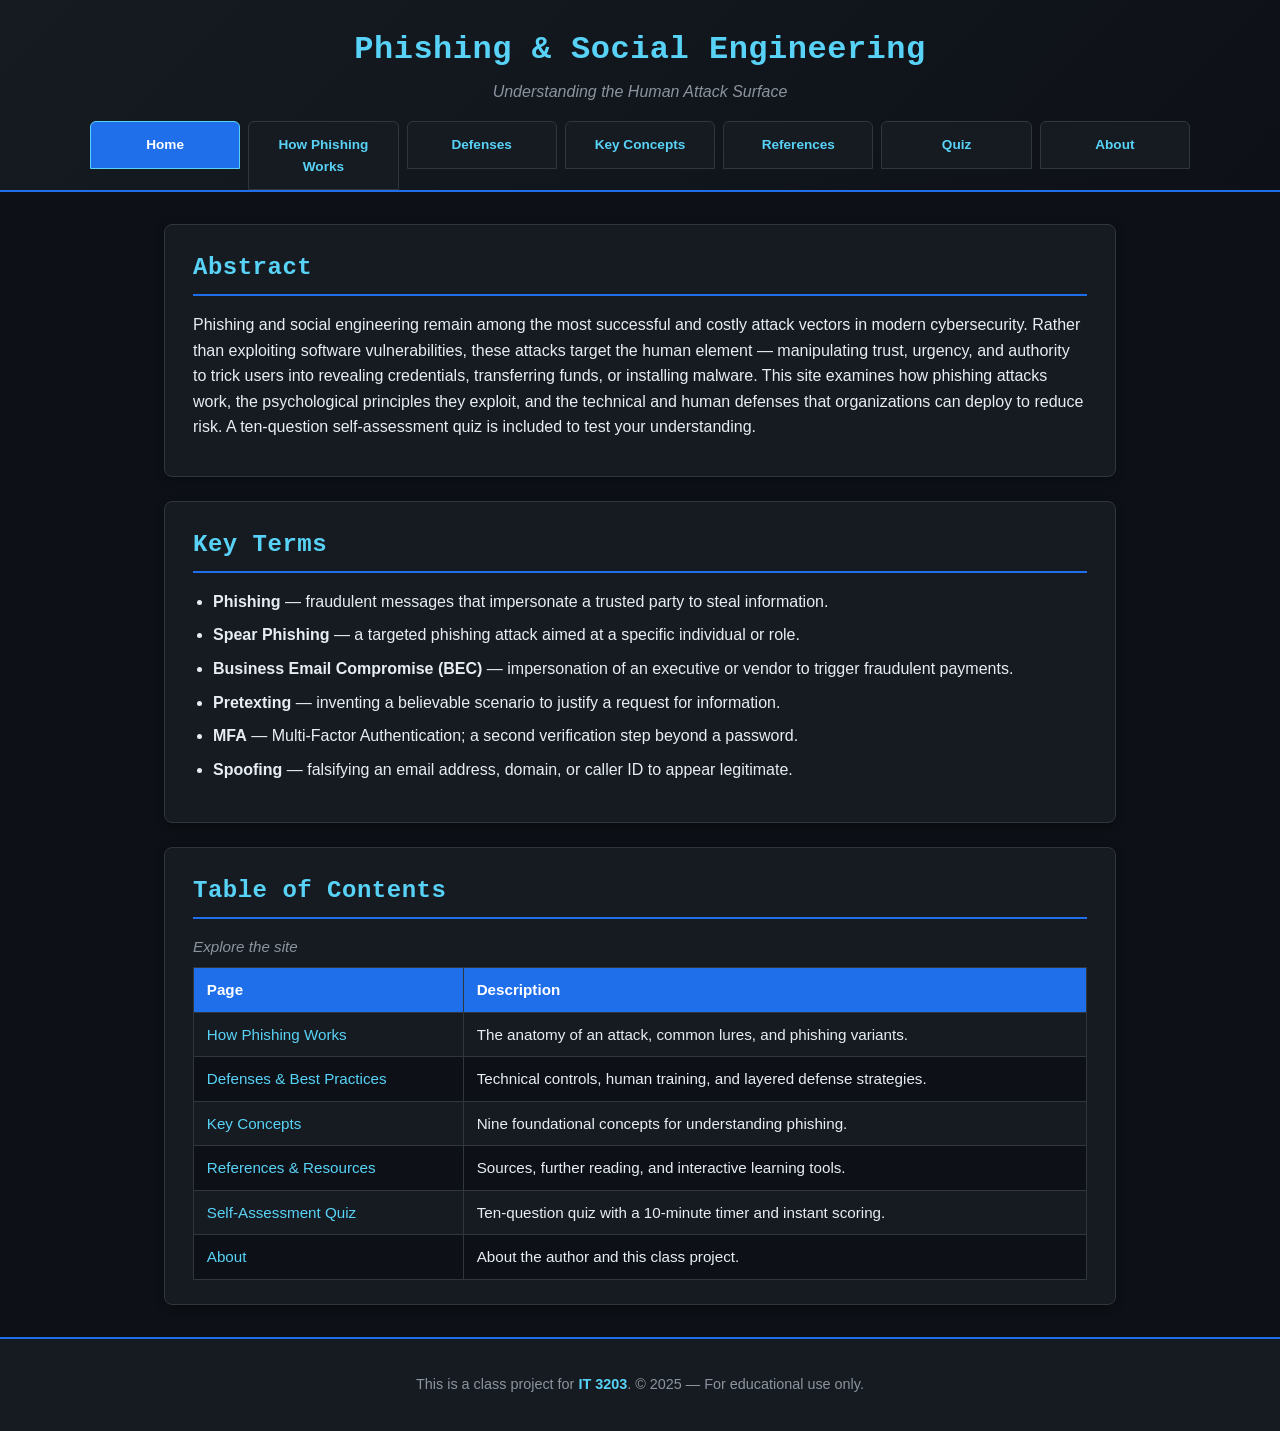
<file: index.html>
<!DOCTYPE html>
<html lang="en">
<head>
    <meta charset="UTF-8">
    <meta name="viewport" content="width=device-width, initial-scale=1.0">
    <meta name="description" content="A class project exploring phishing attacks and social engineering for IT 3203.">
    <title>Phishing &amp; Social Engineering | Home</title>
    <link rel="stylesheet" href="css/style.css">
</head>
<body>

    <!-- ===== Site Header with Consistent Main Menu ===== -->
    <header class="site-header">
        <div class="header-inner">
            <h1 class="site-title">Phishing &amp; Social Engineering</h1>
            <p class="site-tagline">Understanding the Human Attack Surface</p>
        </div>
        <nav class="main-menu" aria-label="Main navigation">
            <ul>
                <li><a href="index.html" class="active">Home</a></li>
                <li><a href="how-phishing-works.html">How Phishing Works</a></li>
                <li><a href="defenses.html">Defenses</a></li>
                <li><a href="key-concepts.html">Key Concepts</a></li>
                <li><a href="references.html">References</a></li>
                <li><a href="quiz.html">Quiz</a></li>
                <li><a href="about.html">About</a></li>
            </ul>
        </nav>
    </header>

    <!-- ===== Main Content ===== -->
    <main class="content">

        <!-- Abstract / Intro Section -->
        <section class="card">
            <h2>Abstract</h2>
            <p>
                Phishing and social engineering remain among the most successful and
                costly attack vectors in modern cybersecurity. Rather than exploiting
                software vulnerabilities, these attacks target the human element —
                manipulating trust, urgency, and authority to trick users into
                revealing credentials, transferring funds, or installing malware.
                This site examines how phishing attacks work, the psychological
                principles they exploit, and the technical and human defenses that
                organizations can deploy to reduce risk. A ten-question
                self-assessment quiz is included to test your understanding.
            </p>
        </section>

        <!-- Key Terms Section -->
        <section class="card">
            <h2>Key Terms</h2>
            <ul class="key-terms">
                <li><strong>Phishing</strong> — fraudulent messages that impersonate a trusted party to steal information.</li>
                <li><strong>Spear Phishing</strong> — a targeted phishing attack aimed at a specific individual or role.</li>
                <li><strong>Business Email Compromise (BEC)</strong> — impersonation of an executive or vendor to trigger fraudulent payments.</li>
                <li><strong>Pretexting</strong> — inventing a believable scenario to justify a request for information.</li>
                <li><strong>MFA</strong> — Multi-Factor Authentication; a second verification step beyond a password.</li>
                <li><strong>Spoofing</strong> — falsifying an email address, domain, or caller ID to appear legitimate.</li>
            </ul>
        </section>

        <!-- Table of Contents Section -->
        <section class="card">
            <h2>Table of Contents</h2>
            <table class="toc-table">
                <caption>Explore the site</caption>
                <thead>
                    <tr>
                        <th scope="col">Page</th>
                        <th scope="col">Description</th>
                    </tr>
                </thead>
                <tbody>
                    <tr>
                        <td><a href="how-phishing-works.html">How Phishing Works</a></td>
                        <td>The anatomy of an attack, common lures, and phishing variants.</td>
                    </tr>
                    <tr>
                        <td><a href="defenses.html">Defenses &amp; Best Practices</a></td>
                        <td>Technical controls, human training, and layered defense strategies.</td>
                    </tr>
                    <tr>
                        <td><a href="key-concepts.html">Key Concepts</a></td>
                        <td>Nine foundational concepts for understanding phishing.</td>
                    </tr>
                    <tr>
                        <td><a href="references.html">References &amp; Resources</a></td>
                        <td>Sources, further reading, and interactive learning tools.</td>
                    </tr>
                    <tr>
                        <td><a href="quiz.html">Self-Assessment Quiz</a></td>
                        <td>Ten-question quiz with a 10-minute timer and instant scoring.</td>
                    </tr>
                    <tr>
                        <td><a href="about.html">About</a></td>
                        <td>About the author and this class project.</td>
                    </tr>
                </tbody>
            </table>
        </section>

    </main>

    <!-- ===== Footer with Class Project Note (required) ===== -->
    <footer class="site-footer">
        <p>
            This is a class project for
            <a href="https://ksuweb.github.io/IT3203/" target="_blank" rel="noopener">IT 3203</a>.
            &copy; 2025 — For educational use only.
        </p>
    </footer>

</body>
</html>
</file>
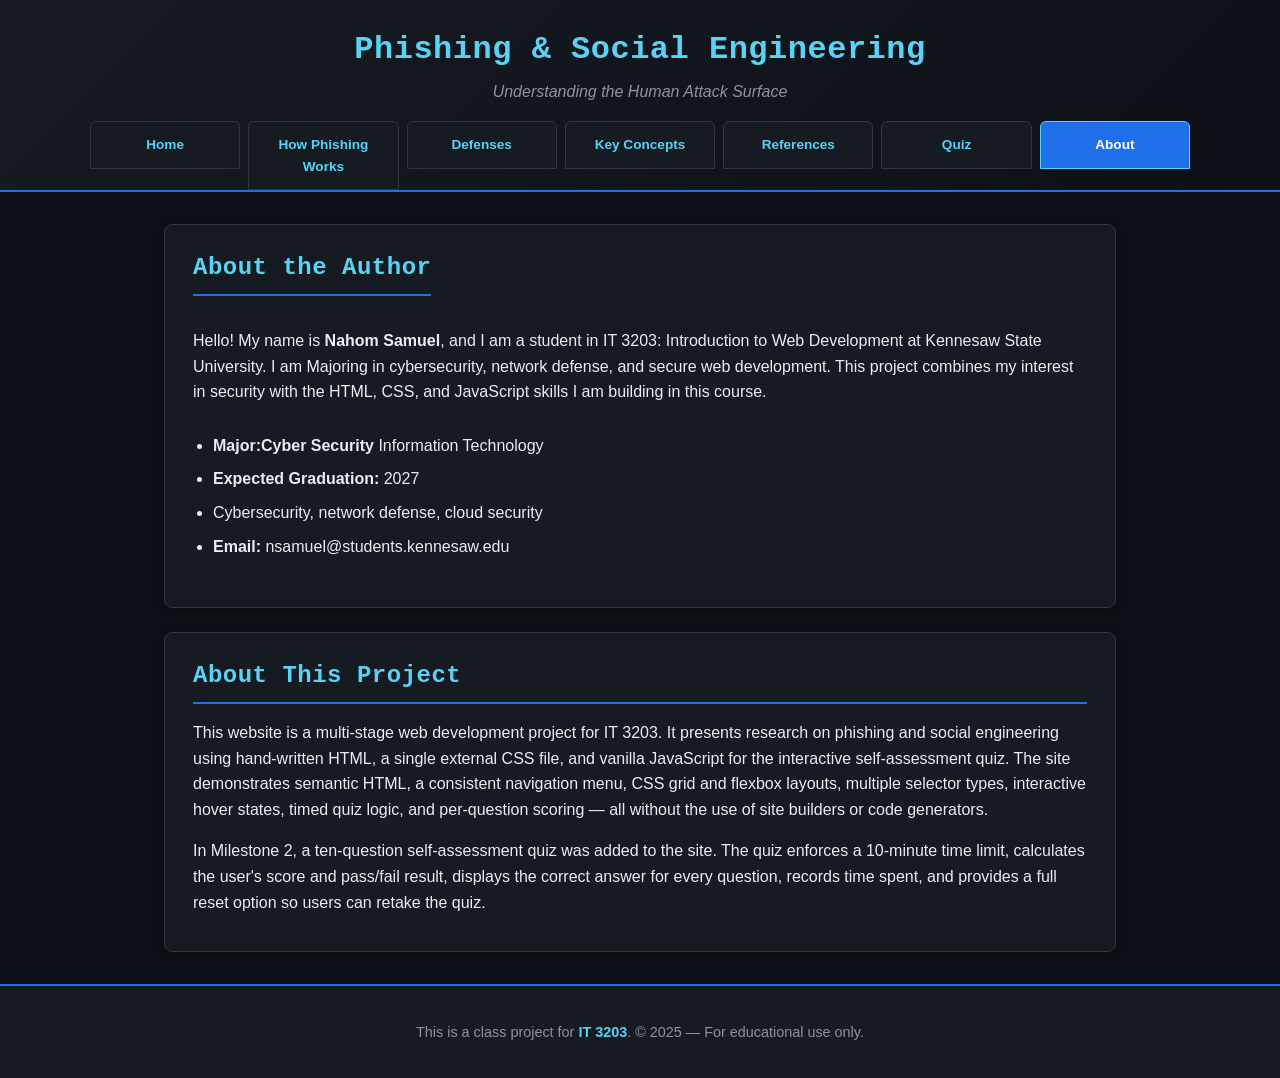
<file: about.html>
<!DOCTYPE html>
<html lang="en">
<head>
    <meta charset="UTF-8">
    <meta name="viewport" content="width=device-width, initial-scale=1.0">
    <meta name="description" content="About the author and this IT 3203 class project.">
    <title>About | Phishing &amp; Social Engineering</title>
    <link rel="stylesheet" href="css/style.css">
</head>
<body>

    <header class="site-header">
        <div class="header-inner">
            <h1 class="site-title">Phishing &amp; Social Engineering</h1>
            <p class="site-tagline">Understanding the Human Attack Surface</p>
        </div>
        <nav class="main-menu" aria-label="Main navigation">
            <ul>
                <li><a href="index.html">Home</a></li>
                <li><a href="how-phishing-works.html">How Phishing Works</a></li>
                <li><a href="defenses.html">Defenses</a></li>
                <li><a href="key-concepts.html">Key Concepts</a></li>
                <li><a href="references.html">References</a></li>
                <li><a href="quiz.html">Quiz</a></li>
                <li><a href="about.html" class="active">About</a></li>
            </ul>
        </nav>
    </header>

    <main class="content">

        <section class="card profile">
            <h2>About the Author</h2>
            <p>
                
                Hello! My name is <strong>Nahom Samuel</strong>, and I am a student in
                IT 3203: Introduction to Web Development at Kennesaw State University.
                I am Majoring in cybersecurity, network defense, and secure web
                development. This project combines my interest in security with the
                HTML, CSS, and JavaScript skills I am building in this course.
            </p>
            <ul class="profile-list">
                <li><strong>Major:Cyber Security</strong> Information Technology</li>
                <li><strong>Expected Graduation:</strong> 2027</li>
                <li><strong></strong> Cybersecurity, network defense, cloud security</li>
                <li><strong>Email:</strong> nsamuel@students.kennesaw.edu</li>
            </ul>
        </section>

        <section class="card">
            <h2>About This Project</h2>
            <p>
                This website is a multi-stage web development project for IT 3203.
                It presents research on phishing and social engineering using
                hand-written HTML, a single external CSS file, and vanilla
                JavaScript for the interactive self-assessment quiz. The site
                demonstrates semantic HTML, a consistent navigation menu, CSS grid
                and flexbox layouts, multiple selector types, interactive hover
                states, timed quiz logic, and per-question scoring — all without
                the use of site builders or code generators.
            </p>
            <p>
                In Milestone 2, a ten-question self-assessment quiz was added to
                the site. The quiz enforces a 10-minute time limit, calculates the
                user's score and pass/fail result, displays the correct answer for
                every question, records time spent, and provides a full reset
                option so users can retake the quiz.
            </p>
        </section>

    </main>

    <footer class="site-footer">
        <p>
            This is a class project for
            <a href="https://ksuweb.github.io/IT3203/" target="_blank" rel="noopener">IT 3203</a>.
            &copy; 2025 — For educational use only.
        </p>
    </footer>

</body>
</html>
</file>
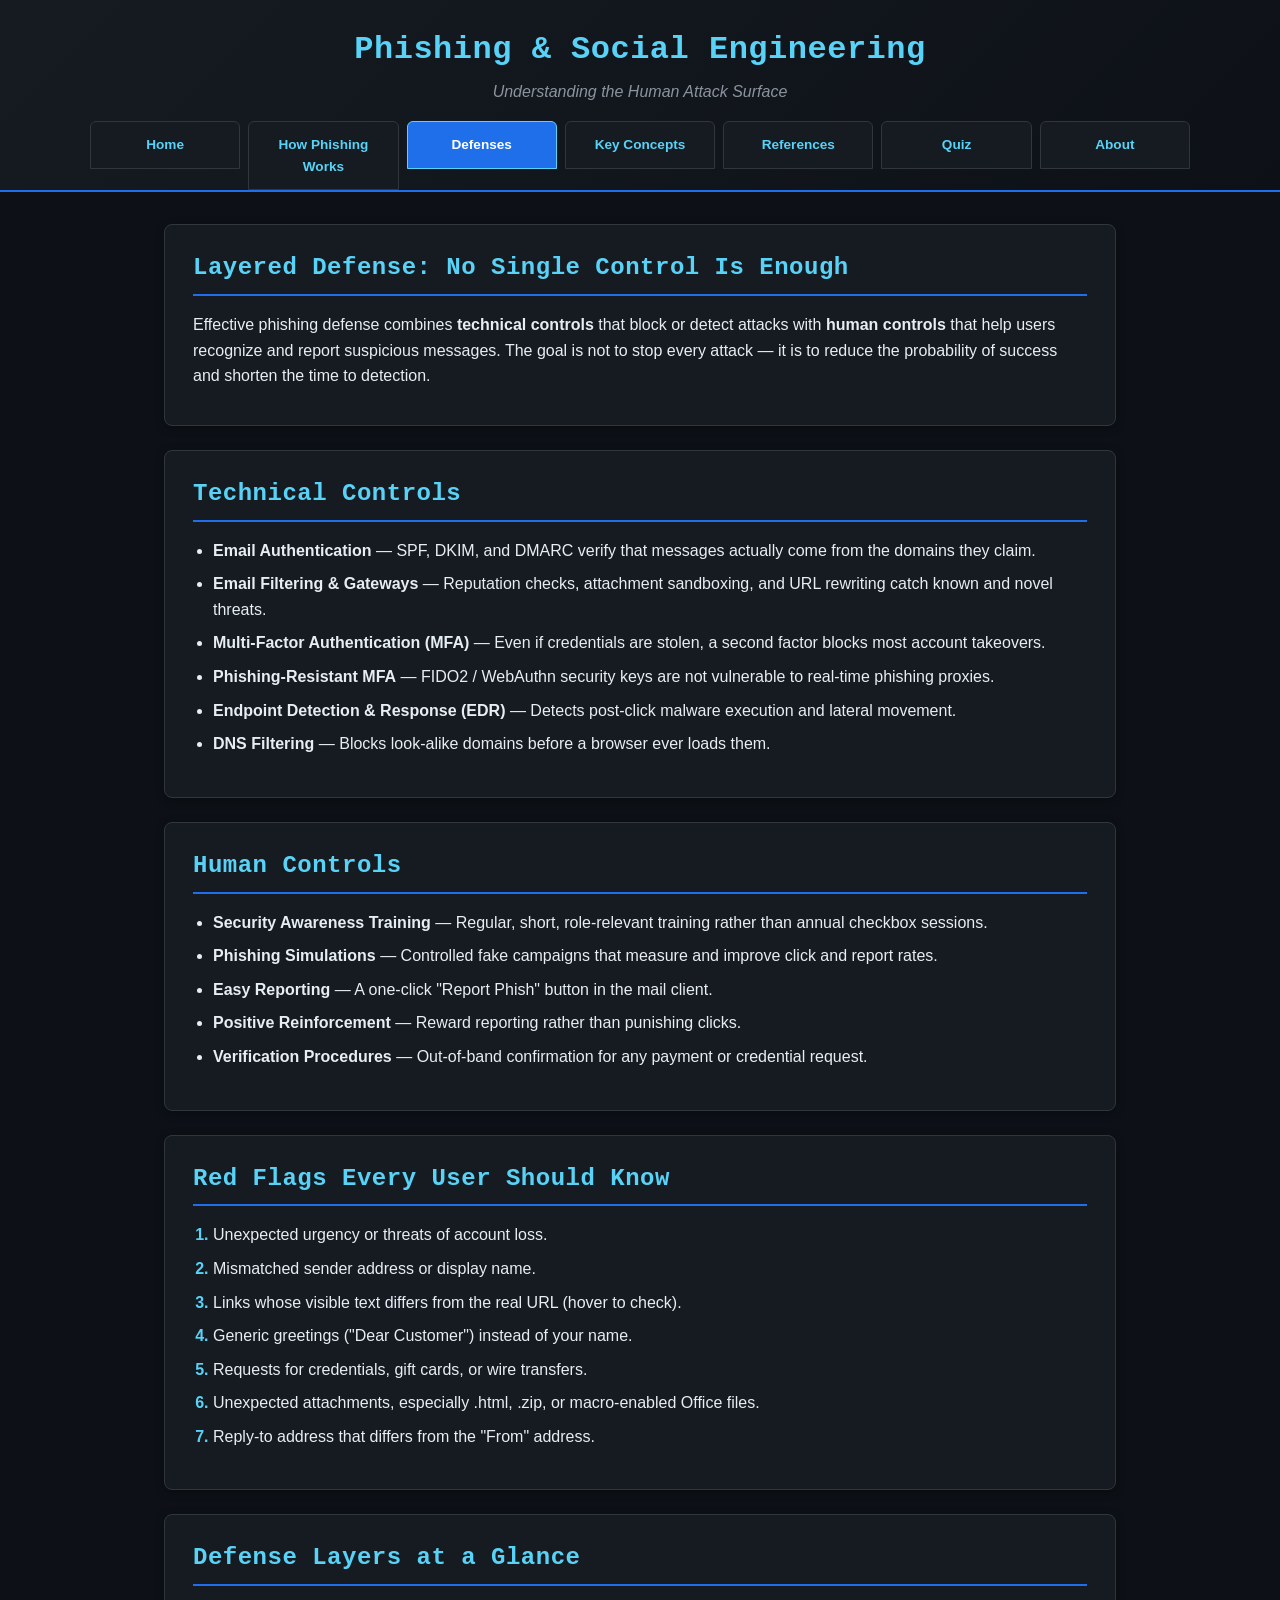
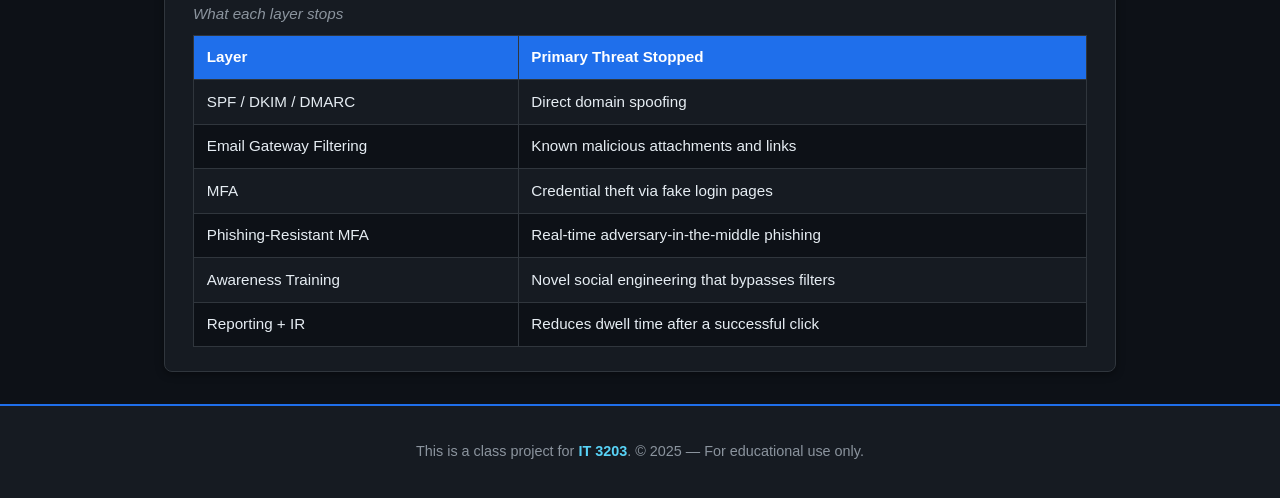
<file: defenses.html>
<!DOCTYPE html>
<html lang="en">
<head>
    <meta charset="UTF-8">
    <meta name="viewport" content="width=device-width, initial-scale=1.0">
    <meta name="description" content="Technical and human defenses against phishing and social engineering.">
    <title>Defenses | Phishing &amp; Social Engineering</title>
    <link rel="stylesheet" href="css/style.css">
</head>
<body>

    <header class="site-header">
        <div class="header-inner">
            <h1 class="site-title">Phishing &amp; Social Engineering</h1>
            <p class="site-tagline">Understanding the Human Attack Surface</p>
        </div>
        <nav class="main-menu" aria-label="Main navigation">
            <ul>
                <li><a href="index.html">Home</a></li>
                <li><a href="how-phishing-works.html">How Phishing Works</a></li>
                <li><a href="defenses.html" class="active">Defenses</a></li>
                <li><a href="key-concepts.html">Key Concepts</a></li>
                <li><a href="references.html">References</a></li>
                <li><a href="quiz.html">Quiz</a></li>
                <li><a href="about.html">About</a></li>
            </ul>
        </nav>
    </header>

    <main class="content">

        <section class="card">
            <h2>Layered Defense: No Single Control Is Enough</h2>
            <p>
                Effective phishing defense combines <strong>technical controls</strong>
                that block or detect attacks with <strong>human controls</strong> that
                help users recognize and report suspicious messages. The goal is not
                to stop every attack — it is to reduce the probability of success and
                shorten the time to detection.
            </p>
        </section>

        <section class="card">
            <h2>Technical Controls</h2>
            <ul class="icon-list">
                <li><strong>Email Authentication</strong> — SPF, DKIM, and DMARC verify that messages actually come from the domains they claim.</li>
                <li><strong>Email Filtering &amp; Gateways</strong> — Reputation checks, attachment sandboxing, and URL rewriting catch known and novel threats.</li>
                <li><strong>Multi-Factor Authentication (MFA)</strong> — Even if credentials are stolen, a second factor blocks most account takeovers.</li>
                <li><strong>Phishing-Resistant MFA</strong> — FIDO2 / WebAuthn security keys are not vulnerable to real-time phishing proxies.</li>
                <li><strong>Endpoint Detection &amp; Response (EDR)</strong> — Detects post-click malware execution and lateral movement.</li>
                <li><strong>DNS Filtering</strong> — Blocks look-alike domains before a browser ever loads them.</li>
            </ul>
        </section>

        <section class="card">
            <h2>Human Controls</h2>
            <ul class="icon-list">
                <li><strong>Security Awareness Training</strong> — Regular, short, role-relevant training rather than annual checkbox sessions.</li>
                <li><strong>Phishing Simulations</strong> — Controlled fake campaigns that measure and improve click and report rates.</li>
                <li><strong>Easy Reporting</strong> — A one-click "Report Phish" button in the mail client.</li>
                <li><strong>Positive Reinforcement</strong> — Reward reporting rather than punishing clicks.</li>
                <li><strong>Verification Procedures</strong> — Out-of-band confirmation for any payment or credential request.</li>
            </ul>
        </section>

        <section class="card">
            <h2>Red Flags Every User Should Know</h2>
            <ol class="step-list">
                <li>Unexpected urgency or threats of account loss.</li>
                <li>Mismatched sender address or display name.</li>
                <li>Links whose visible text differs from the real URL (hover to check).</li>
                <li>Generic greetings ("Dear Customer") instead of your name.</li>
                <li>Requests for credentials, gift cards, or wire transfers.</li>
                <li>Unexpected attachments, especially .html, .zip, or macro-enabled Office files.</li>
                <li>Reply-to address that differs from the "From" address.</li>
            </ol>
        </section>

        <section class="card">
            <h2>Defense Layers at a Glance</h2>
            <table class="data-table">
                <caption>What each layer stops</caption>
                <thead>
                    <tr>
                        <th scope="col">Layer</th>
                        <th scope="col">Primary Threat Stopped</th>
                    </tr>
                </thead>
                <tbody>
                    <tr><td>SPF / DKIM / DMARC</td><td>Direct domain spoofing</td></tr>
                    <tr><td>Email Gateway Filtering</td><td>Known malicious attachments and links</td></tr>
                    <tr><td>MFA</td><td>Credential theft via fake login pages</td></tr>
                    <tr><td>Phishing-Resistant MFA</td><td>Real-time adversary-in-the-middle phishing</td></tr>
                    <tr><td>Awareness Training</td><td>Novel social engineering that bypasses filters</td></tr>
                    <tr><td>Reporting + IR</td><td>Reduces dwell time after a successful click</td></tr>
                </tbody>
            </table>
        </section>

    </main>

    <footer class="site-footer">
        <p>
            This is a class project for
            <a href="https://ksuweb.github.io/IT3203/" target="_blank" rel="noopener">IT 3203</a>.
            &copy; 2025 — For educational use only.
        </p>
    </footer>

</body>
</html>
</file>
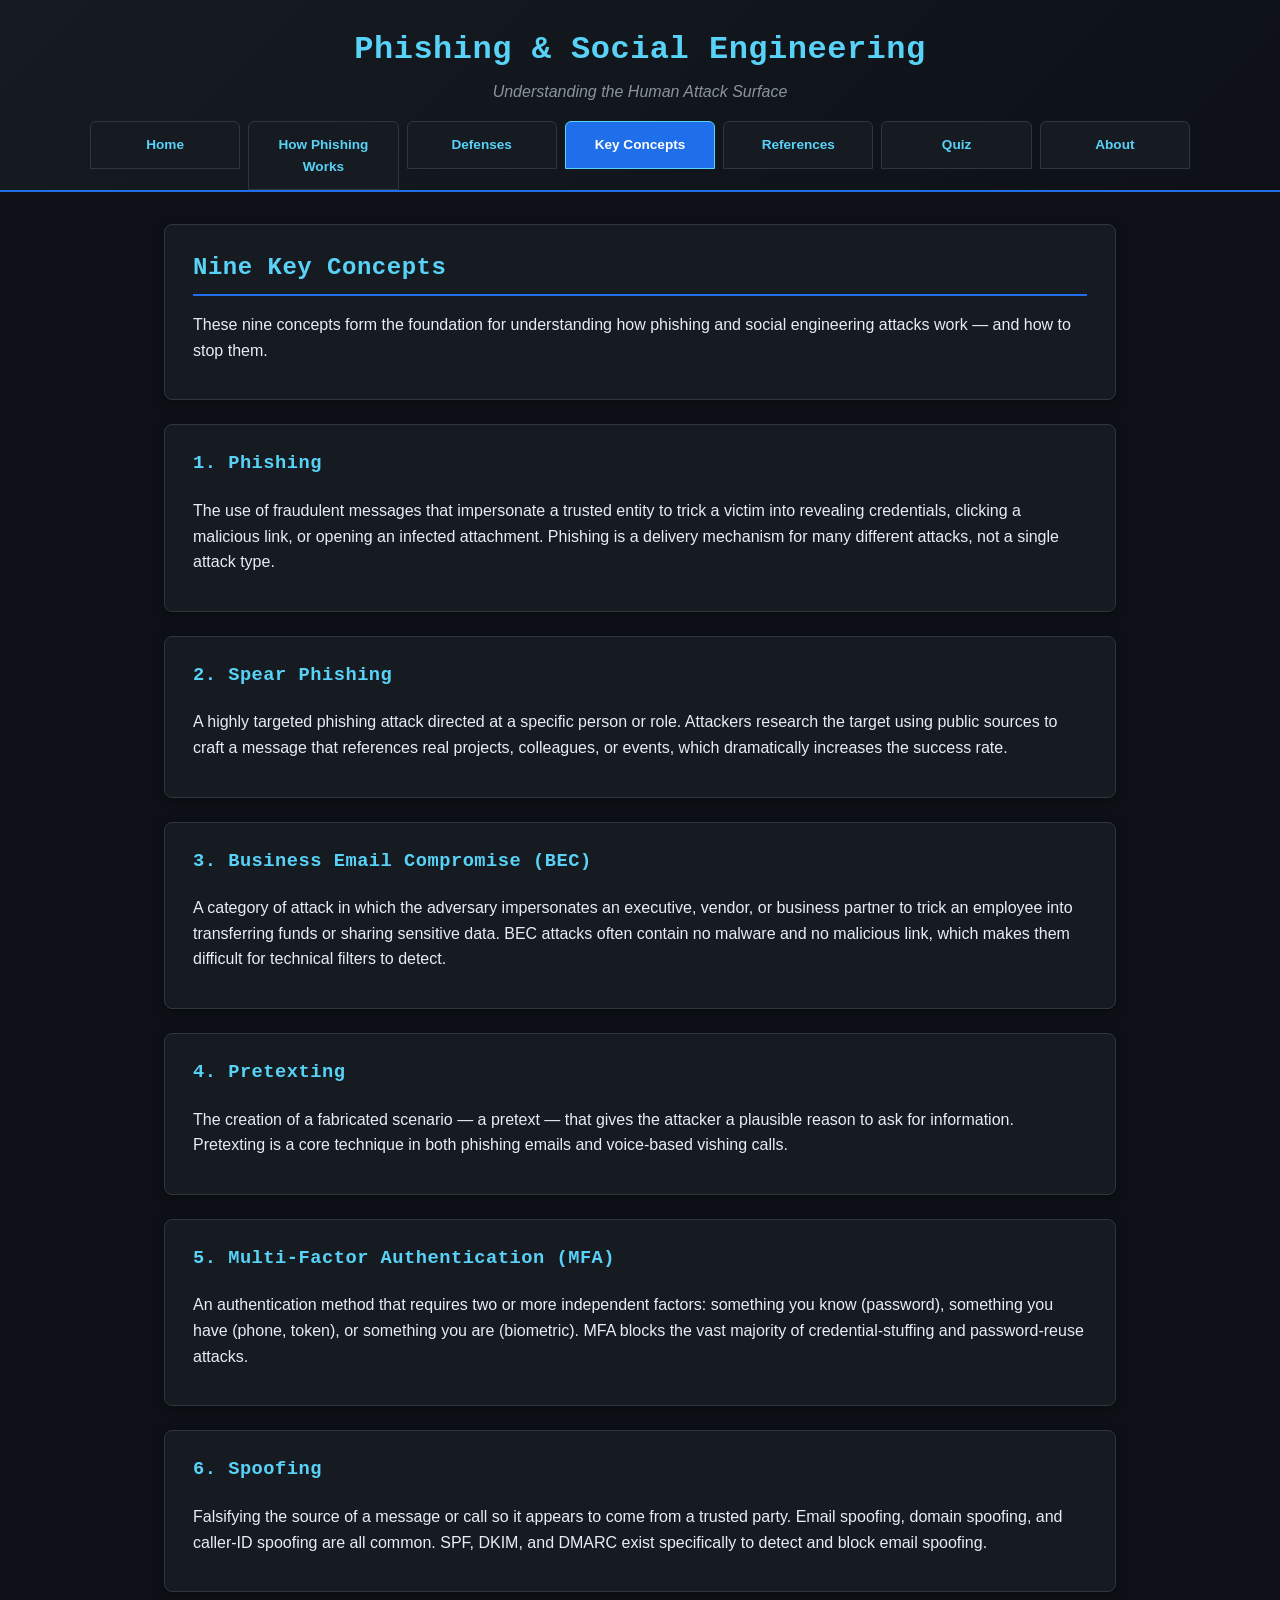
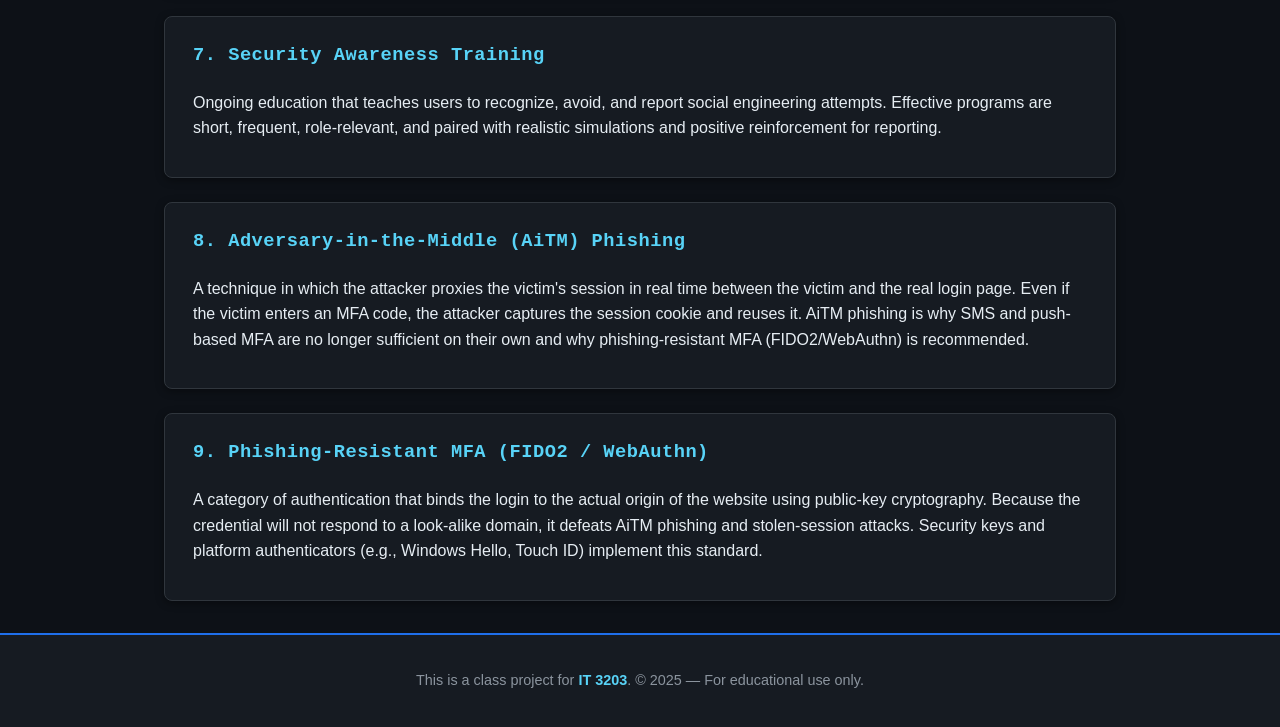
<file: key-concepts.html>
<!DOCTYPE html>
<html lang="en">
<head>
    <meta charset="UTF-8">
    <meta name="viewport" content="width=device-width, initial-scale=1.0">
    <meta name="description" content="Nine key concepts for understanding phishing and social engineering.">
    <title>Key Concepts | Phishing &amp; Social Engineering</title>
    <link rel="stylesheet" href="css/style.css">
</head>
<body>

    <header class="site-header">
        <div class="header-inner">
            <h1 class="site-title">Phishing &amp; Social Engineering</h1>
            <p class="site-tagline">Understanding the Human Attack Surface</p>
        </div>
        <nav class="main-menu" aria-label="Main navigation">
            <ul>
                <li><a href="index.html">Home</a></li>
                <li><a href="how-phishing-works.html">How Phishing Works</a></li>
                <li><a href="defenses.html">Defenses</a></li>
                <li><a href="key-concepts.html" class="active">Key Concepts</a></li>
                <li><a href="references.html">References</a></li>
                <li><a href="quiz.html">Quiz</a></li>
                <li><a href="about.html">About</a></li>
            </ul>
        </nav>
    </header>

    <main class="content">

        <section class="card">
            <h2>Nine Key Concepts</h2>
            <p>
                These nine concepts form the foundation for understanding how
                phishing and social engineering attacks work — and how to stop them.
            </p>
        </section>

        <section class="card concept">
            <h3>1. Phishing</h3>
            <p>
                The use of fraudulent messages that impersonate a trusted entity to
                trick a victim into revealing credentials, clicking a malicious link,
                or opening an infected attachment. Phishing is a delivery mechanism
                for many different attacks, not a single attack type.
            </p>
        </section>

        <section class="card concept">
            <h3>2. Spear Phishing</h3>
            <p>
                A highly targeted phishing attack directed at a specific person or
                role. Attackers research the target using public sources to craft a
                message that references real projects, colleagues, or events, which
                dramatically increases the success rate.
            </p>
        </section>

        <section class="card concept">
            <h3>3. Business Email Compromise (BEC)</h3>
            <p>
                A category of attack in which the adversary impersonates an executive,
                vendor, or business partner to trick an employee into transferring
                funds or sharing sensitive data. BEC attacks often contain no malware
                and no malicious link, which makes them difficult for technical
                filters to detect.
            </p>
        </section>

        <section class="card concept">
            <h3>4. Pretexting</h3>
            <p>
                The creation of a fabricated scenario — a pretext — that gives the
                attacker a plausible reason to ask for information. Pretexting is a
                core technique in both phishing emails and voice-based vishing calls.
            </p>
        </section>

        <section class="card concept">
            <h3>5. Multi-Factor Authentication (MFA)</h3>
            <p>
                An authentication method that requires two or more independent
                factors: something you know (password), something you have (phone,
                token), or something you are (biometric). MFA blocks the vast majority
                of credential-stuffing and password-reuse attacks.
            </p>
        </section>

        <section class="card concept">
            <h3>6. Spoofing</h3>
            <p>
                Falsifying the source of a message or call so it appears to come from
                a trusted party. Email spoofing, domain spoofing, and caller-ID
                spoofing are all common. SPF, DKIM, and DMARC exist specifically to
                detect and block email spoofing.
            </p>
        </section>

        <section class="card concept">
            <h3>7. Security Awareness Training</h3>
            <p>
                Ongoing education that teaches users to recognize, avoid, and report
                social engineering attempts. Effective programs are short, frequent,
                role-relevant, and paired with realistic simulations and positive
                reinforcement for reporting.
            </p>
        </section>

        <section class="card concept">
            <h3>8. Adversary-in-the-Middle (AiTM) Phishing</h3>
            <p>
                A technique in which the attacker proxies the victim's session in real
                time between the victim and the real login page. Even if the victim
                enters an MFA code, the attacker captures the session cookie and reuses
                it. AiTM phishing is why SMS and push-based MFA are no longer sufficient
                on their own and why phishing-resistant MFA (FIDO2/WebAuthn) is
                recommended.
            </p>
        </section>

        <section class="card concept">
            <h3>9. Phishing-Resistant MFA (FIDO2 / WebAuthn)</h3>
            <p>
                A category of authentication that binds the login to the actual origin
                of the website using public-key cryptography. Because the credential
                will not respond to a look-alike domain, it defeats AiTM phishing and
                stolen-session attacks. Security keys and platform authenticators
                (e.g., Windows Hello, Touch ID) implement this standard.
            </p>
        </section>

    </main>

    <footer class="site-footer">
        <p>
            This is a class project for
            <a href="https://ksuweb.github.io/IT3203/" target="_blank" rel="noopener">IT 3203</a>.
            &copy; 2025 — For educational use only.
        </p>
    </footer>

</body>
</html>
</file>
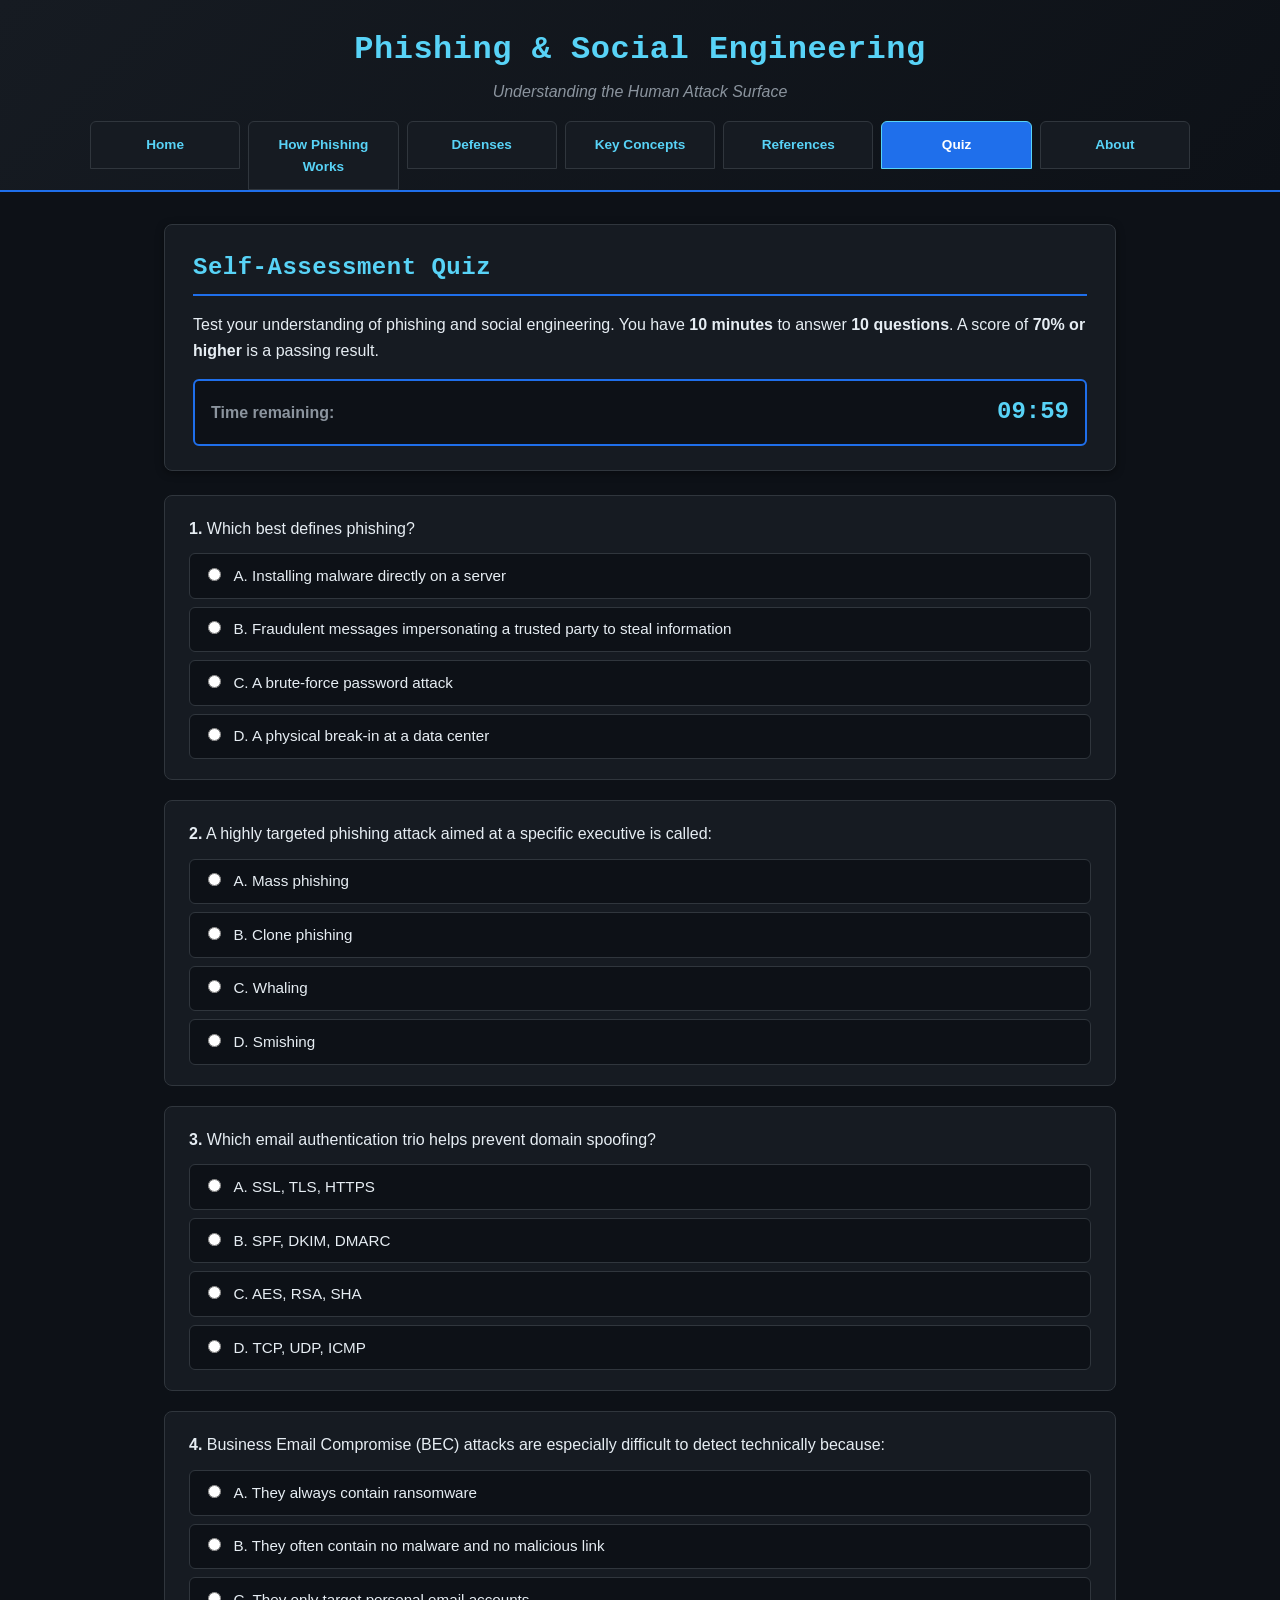
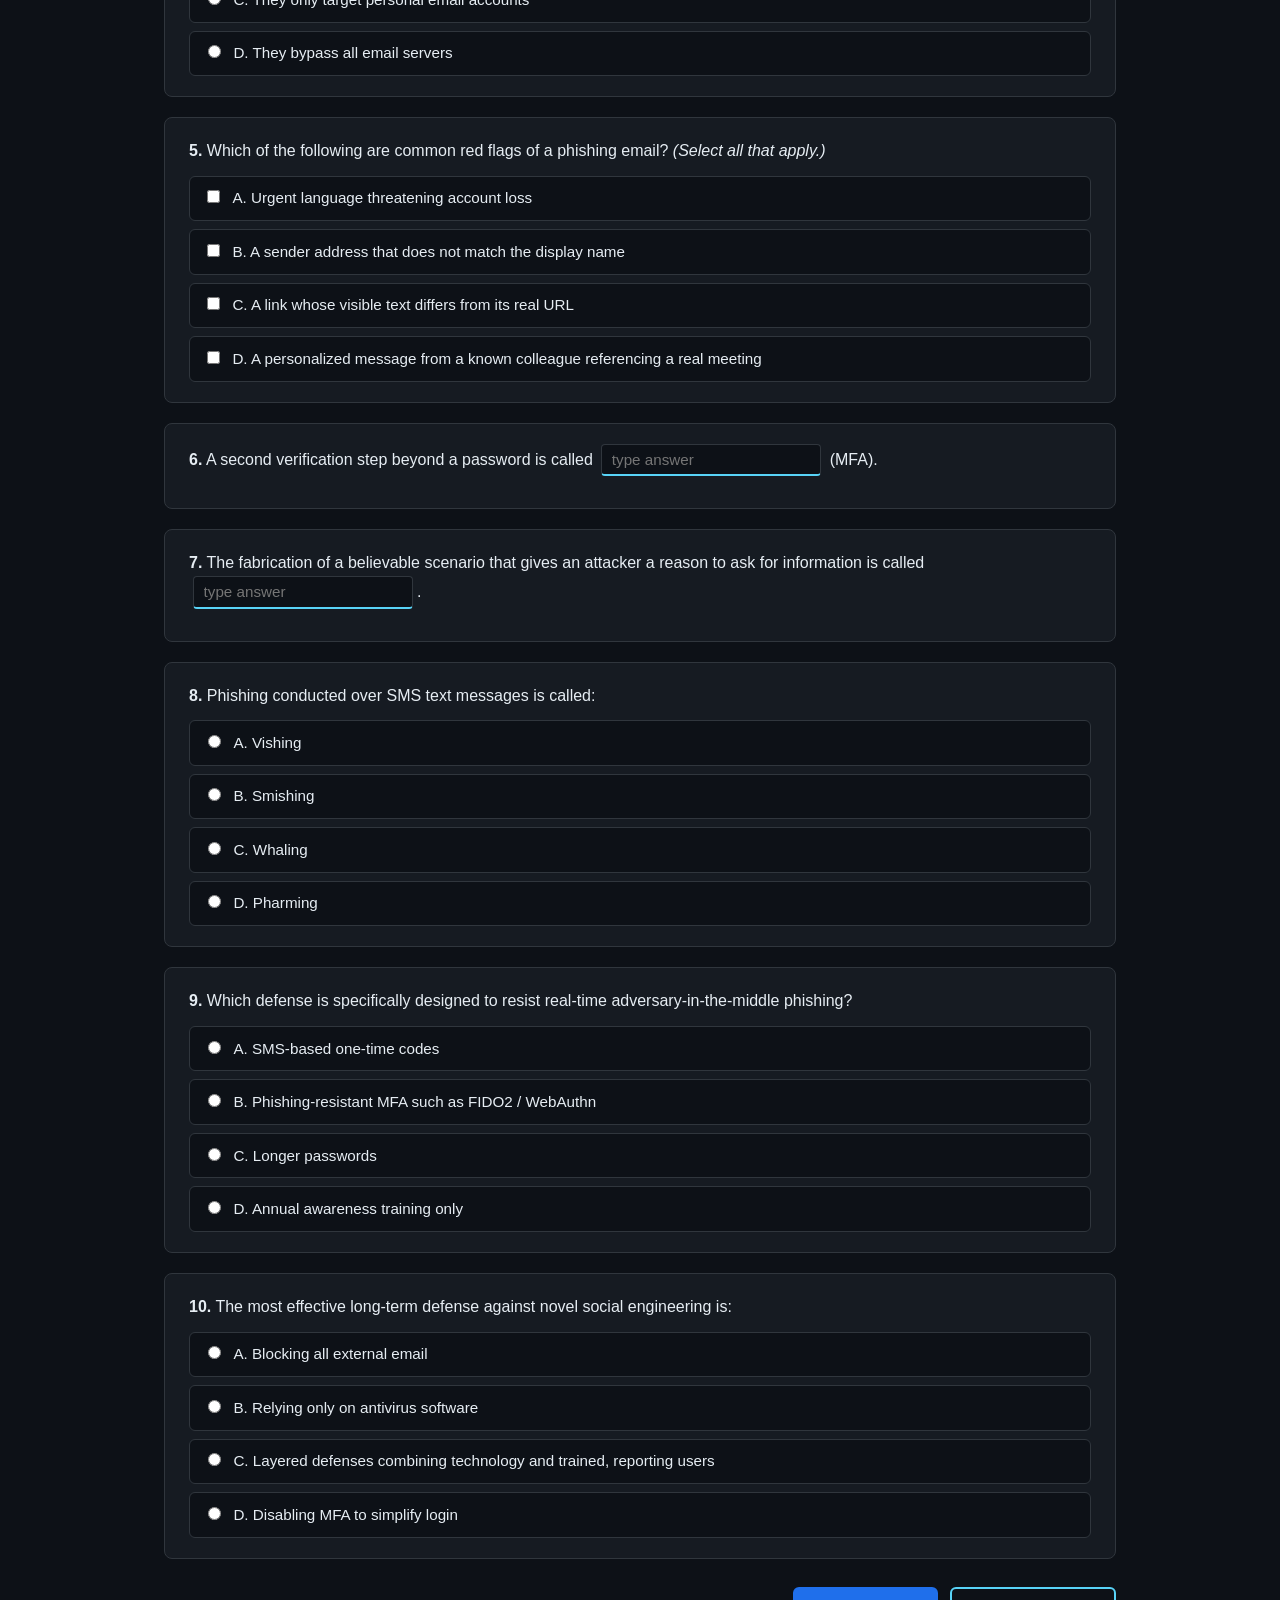
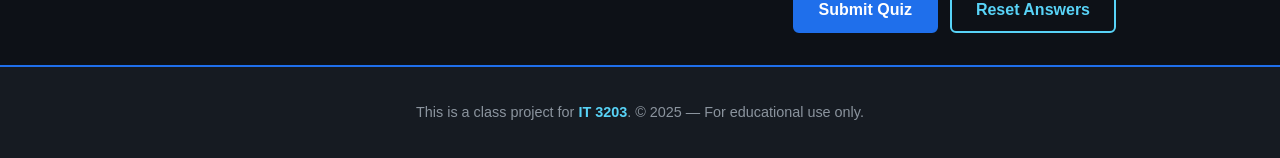
<file: quiz.html>
<!DOCTYPE html>
<html lang="en">
<head>
    <meta charset="UTF-8">
    <meta name="viewport" content="width=device-width, initial-scale=1.0">
    <meta name="description" content="Self-assessment quiz on phishing and social engineering for IT 3203.">
    <title>Quiz | Phishing &amp; Social Engineering</title>
    <link rel="stylesheet" href="css/style.css">
</head>
<body>

    <!-- ===== Site Header (same as Milestone 1) ===== -->
    <header class="site-header">
        <div class="header-inner">
            <h1 class="site-title">Phishing &amp; Social Engineering</h1>
            <p class="site-tagline">Understanding the Human Attack Surface</p>
        </div>
        <nav class="main-menu" aria-label="Main navigation">
            <ul>
                <li><a href="index.html">Home</a></li>
                <li><a href="how-phishing-works.html">How Phishing Works</a></li>
                <li><a href="defenses.html">Defenses</a></li>
                <li><a href="key-concepts.html">Key Concepts</a></li>
                <li><a href="references.html">References</a></li>
                <li><a href="quiz.html" class="active">Quiz</a></li>
                <li><a href="about.html">About</a></li>
            </ul>
        </nav>
    </header>

    <main class="content">

        <!-- ===== Timer + Intro Card ===== -->
        <section class="card">
            <h2>Self-Assessment Quiz</h2>
            <p>
                Test your understanding of phishing and social engineering.
                You have <strong>10 minutes</strong> to answer <strong>10 questions</strong>.
                A score of <strong>70% or higher</strong> is a passing result.
            </p>

            <!-- Live countdown timer -->
            <div id="timer-box" class="timer-box" aria-live="polite">
                <span class="timer-label">Time remaining:</span>
                <span id="timer" class="timer-value">10:00</span>
            </div>
        </section>

        <!-- ===== Results Panel (hidden until submit) ===== -->
        <section id="results-panel" class="card results-panel" hidden>
            <h2>Quiz Results</h2>
            <div id="overall-result" class="overall-result"></div>
            <p id="score-line" class="score-line"></p>
            <p id="time-line" class="time-line"></p>
            <div id="per-question-results"></div>
            <button type="button" id="retake-btn" class="btn btn-primary">Retake Quiz</button>
        </section>

        <!-- ===== Quiz Form ===== -->
        <form id="quiz-form" class="quiz-form" novalidate>
            <ol class="question-list">

                <!-- Q1: Single-choice MCQ -->
                <li class="question" data-question="1">
                    <p class="question-text"><strong>1.</strong> Which best defines phishing?</p>
                    <div class="options">
                        <label><input type="radio" name="q1" value="a"> A. Installing malware directly on a server</label>
                        <label><input type="radio" name="q1" value="b"> B. Fraudulent messages impersonating a trusted party to steal information</label>
                        <label><input type="radio" name="q1" value="c"> C. A brute-force password attack</label>
                        <label><input type="radio" name="q1" value="d"> D. A physical break-in at a data center</label>
                    </div>
                </li>

                <!-- Q2: Single-choice MCQ -->
                <li class="question" data-question="2">
                    <p class="question-text"><strong>2.</strong> A highly targeted phishing attack aimed at a specific executive is called:</p>
                    <div class="options">
                        <label><input type="radio" name="q2" value="a"> A. Mass phishing</label>
                        <label><input type="radio" name="q2" value="b"> B. Clone phishing</label>
                        <label><input type="radio" name="q2" value="c"> C. Whaling</label>
                        <label><input type="radio" name="q2" value="d"> D. Smishing</label>
                    </div>
                </li>

                <!-- Q3: Single-choice MCQ -->
                <li class="question" data-question="3">
                    <p class="question-text"><strong>3.</strong> Which email authentication trio helps prevent domain spoofing?</p>
                    <div class="options">
                        <label><input type="radio" name="q3" value="a"> A. SSL, TLS, HTTPS</label>
                        <label><input type="radio" name="q3" value="b"> B. SPF, DKIM, DMARC</label>
                        <label><input type="radio" name="q3" value="c"> C. AES, RSA, SHA</label>
                        <label><input type="radio" name="q3" value="d"> D. TCP, UDP, ICMP</label>
                    </div>
                </li>

                <!-- Q4: Single-choice MCQ -->
                <li class="question" data-question="4">
                    <p class="question-text"><strong>4.</strong> Business Email Compromise (BEC) attacks are especially difficult to detect technically because:</p>
                    <div class="options">
                        <label><input type="radio" name="q4" value="a"> A. They always contain ransomware</label>
                        <label><input type="radio" name="q4" value="b"> B. They often contain no malware and no malicious link</label>
                        <label><input type="radio" name="q4" value="c"> C. They only target personal email accounts</label>
                        <label><input type="radio" name="q4" value="d"> D. They bypass all email servers</label>
                    </div>
                </li>

                <!-- Q5: Multi-select MCQ (3 correct) -->
                <li class="question" data-question="5">
                    <p class="question-text"><strong>5.</strong> Which of the following are common red flags of a phishing email? <em>(Select all that apply.)</em></p>
                    <div class="options">
                        <label><input type="checkbox" name="q5" value="a"> A. Urgent language threatening account loss</label>
                        <label><input type="checkbox" name="q5" value="b"> B. A sender address that does not match the display name</label>
                        <label><input type="checkbox" name="q5" value="c"> C. A link whose visible text differs from its real URL</label>
                        <label><input type="checkbox" name="q5" value="d"> D. A personalized message from a known colleague referencing a real meeting</label>
                    </div>
                </li>

                <!-- Q6: Fill in the blank -->
                <li class="question" data-question="6">
                    <p class="question-text">
                        <strong>6.</strong> A second verification step beyond a password is called
                        <input type="text" name="q6" class="fill-blank" placeholder="type answer" autocomplete="off" aria-label="Answer for question 6">
                        (MFA).
                    </p>
                </li>

                <!-- Q7: Fill in the blank -->
                <li class="question" data-question="7">
                    <p class="question-text">
                        <strong>7.</strong> The fabrication of a believable scenario that gives an attacker a reason to ask for information is called
                        <input type="text" name="q7" class="fill-blank" placeholder="type answer" autocomplete="off" aria-label="Answer for question 7">.
                    </p>
                </li>

                <!-- Q8: Single-choice MCQ -->
                <li class="question" data-question="8">
                    <p class="question-text"><strong>8.</strong> Phishing conducted over SMS text messages is called:</p>
                    <div class="options">
                        <label><input type="radio" name="q8" value="a"> A. Vishing</label>
                        <label><input type="radio" name="q8" value="b"> B. Smishing</label>
                        <label><input type="radio" name="q8" value="c"> C. Whaling</label>
                        <label><input type="radio" name="q8" value="d"> D. Pharming</label>
                    </div>
                </li>

                <!-- Q9: Single-choice MCQ -->
                <li class="question" data-question="9">
                    <p class="question-text"><strong>9.</strong> Which defense is specifically designed to resist real-time adversary-in-the-middle phishing?</p>
                    <div class="options">
                        <label><input type="radio" name="q9" value="a"> A. SMS-based one-time codes</label>
                        <label><input type="radio" name="q9" value="b"> B. Phishing-resistant MFA such as FIDO2 / WebAuthn</label>
                        <label><input type="radio" name="q9" value="c"> C. Longer passwords</label>
                        <label><input type="radio" name="q9" value="d"> D. Annual awareness training only</label>
                    </div>
                </li>

                <!-- Q10: Single-choice MCQ -->
                <li class="question" data-question="10">
                    <p class="question-text"><strong>10.</strong> The most effective long-term defense against novel social engineering is:</p>
                    <div class="options">
                        <label><input type="radio" name="q10" value="a"> A. Blocking all external email</label>
                        <label><input type="radio" name="q10" value="b"> B. Relying only on antivirus software</label>
                        <label><input type="radio" name="q10" value="c"> C. Layered defenses combining technology and trained, reporting users</label>
                        <label><input type="radio" name="q10" value="d"> D. Disabling MFA to simplify login</label>
                    </div>
                </li>

            </ol>

            <div class="form-actions">
                <button type="submit" id="submit-btn" class="btn btn-primary">Submit Quiz</button>
                <button type="button" id="reset-btn" class="btn btn-secondary">Reset Answers</button>
            </div>
        </form>

    </main>

    <footer class="site-footer">
        <p>
            This is a class project for
            <a href="https://ksuweb.github.io/IT3203/" target="_blank" rel="noopener">IT 3203</a>.
            &copy; 2025 — For educational use only.
        </p>
    </footer>

    <!-- Load the quiz logic at the end of <body> so the DOM is ready -->
    <script src="quiz.js"></script>
</body>
</html>
</file>
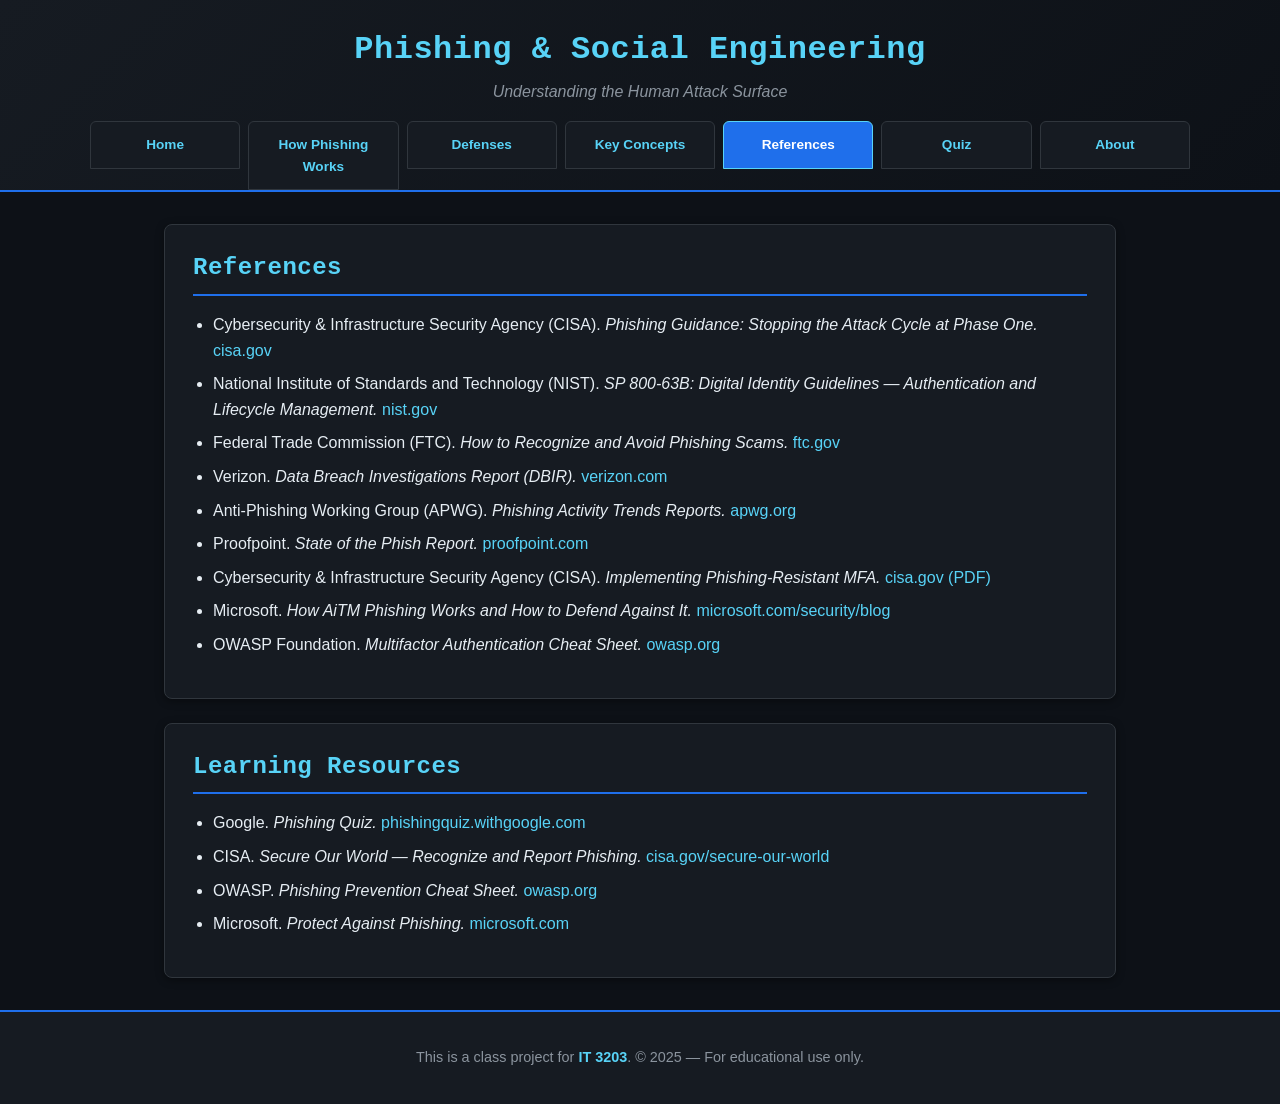
<file: references.html>
<!DOCTYPE html>
<html lang="en">
<head>
    <meta charset="UTF-8">
    <meta name="viewport" content="width=device-width, initial-scale=1.0">
    <meta name="description" content="References and learning resources on phishing and social engineering.">
    <title>References | Phishing &amp; Social Engineering</title>
    <link rel="stylesheet" href="css/style.css">
</head>
<body>

    <header class="site-header">
        <div class="header-inner">
            <h1 class="site-title">Phishing &amp; Social Engineering</h1>
            <p class="site-tagline">Understanding the Human Attack Surface</p>
        </div>
        <nav class="main-menu" aria-label="Main navigation">
            <ul>
                <li><a href="index.html">Home</a></li>
                <li><a href="how-phishing-works.html">How Phishing Works</a></li>
                <li><a href="defenses.html">Defenses</a></li>
                <li><a href="key-concepts.html">Key Concepts</a></li>
                <li><a href="references.html" class="active">References</a></li>
                <li><a href="quiz.html">Quiz</a></li>
                <li><a href="about.html">About</a></li>
            </ul>
        </nav>
    </header>

    <main class="content">

        <section class="card">
            <h2>References</h2>
            <ul class="ref-list">
                <li>
                    Cybersecurity &amp; Infrastructure Security Agency (CISA).
                    <em>Phishing Guidance: Stopping the Attack Cycle at Phase One.</em>
                    <a href="https://www.cisa.gov/resources-tools/resources/phishing-guidance-stopping-attack-cycle-phase-one" target="_blank" rel="noopener">cisa.gov</a>
                </li>
                <li>
                    National Institute of Standards and Technology (NIST).
                    <em>SP 800-63B: Digital Identity Guidelines — Authentication and Lifecycle Management.</em>
                    <a href="https://pages.nist.gov/800-63-3/sp800-63b.html" target="_blank" rel="noopener">nist.gov</a>
                </li>
                <li>
                    Federal Trade Commission (FTC).
                    <em>How to Recognize and Avoid Phishing Scams.</em>
                    <a href="https://consumer.ftc.gov/articles/how-recognize-and-avoid-phishing-scams" target="_blank" rel="noopener">ftc.gov</a>
                </li>
                <li>
                    Verizon.
                    <em>Data Breach Investigations Report (DBIR).</em>
                    <a href="https://www.verizon.com/business/resources/reports/dbir/" target="_blank" rel="noopener">verizon.com</a>
                </li>
                <li>
                    Anti-Phishing Working Group (APWG).
                    <em>Phishing Activity Trends Reports.</em>
                    <a href="https://apwg.org/trendsreports/" target="_blank" rel="noopener">apwg.org</a>
                </li>
                <li>
                    Proofpoint.
                    <em>State of the Phish Report.</em>
                    <a href="https://www.proofpoint.com/us/resources/threat-reports/state-of-phish" target="_blank" rel="noopener">proofpoint.com</a>
                </li>
                <li>
                    Cybersecurity &amp; Infrastructure Security Agency (CISA).
                    <em>Implementing Phishing-Resistant MFA.</em>
                    <a href="https://www.cisa.gov/sites/default/files/publications/fact-sheet-implementing-phishing-resistant-mfa-508c.pdf" target="_blank" rel="noopener">cisa.gov (PDF)</a>
                </li>
                <li>
                    Microsoft. <em>How AiTM Phishing Works and How to Defend Against It.</em>
                    <a href="https://www.microsoft.com/en-us/security/blog/" target="_blank" rel="noopener">microsoft.com/security/blog</a>
                </li>
                <li>
                    OWASP Foundation. <em>Multifactor Authentication Cheat Sheet.</em>
                    <a href="https://cheatsheetseries.owasp.org/cheatsheets/Multifactor_Authentication_Cheat_Sheet.html" target="_blank" rel="noopener">owasp.org</a>
                </li>
            </ul>
        </section>

        <section class="card">
            <h2>Learning Resources</h2>
            <ul class="ref-list">
                <li>
                    Google. <em>Phishing Quiz.</em>
                    <a href="https://phishingquiz.withgoogle.com/" target="_blank" rel="noopener">phishingquiz.withgoogle.com</a>
                </li>
                <li>
                    CISA. <em>Secure Our World — Recognize and Report Phishing.</em>
                    <a href="https://www.cisa.gov/secure-our-world" target="_blank" rel="noopener">cisa.gov/secure-our-world</a>
                </li>
                <li>
                    OWASP. <em>Phishing Prevention Cheat Sheet.</em>
                    <a href="https://cheatsheetseries.owasp.org/" target="_blank" rel="noopener">owasp.org</a>
                </li>
                <li>
                    Microsoft. <em>Protect Against Phishing.</em>
                    <a href="https://support.microsoft.com/en-us/topic/protect-yourself-from-phishing-0c7ea947-ba98-3bd9-7184-43042144d950" target="_blank" rel="noopener">microsoft.com</a>
                </li>
            </ul>
        </section>

    </main>

    <footer class="site-footer">
        <p>
            This is a class project for
            <a href="https://ksuweb.github.io/IT3203/" target="_blank" rel="noopener">IT 3203</a>.
            &copy; 2025 — For educational use only.
        </p>
    </footer>

</body>
</html>
</file>
<file: css/style.css>
/* =====================================================================
   IT 3203 — Project Milestone #2
   File: style.css
   Purpose: Single external stylesheet for the entire site, including
            the self-assessment quiz (Milestone 2).

   Demonstrates:
     - Element, class, ID, and attribute selectors
     - CSS Grid (main menu, quiz options) and Flexbox (header, cards)
     - Hover effects on links and buttons
     - Padding, margins, borders, colors, font settings
     - Responsive media queries
   ===================================================================== */

/* ---------- 1. Reset & Base ---------- */
* { box-sizing: border-box; }

html { scroll-behavior: smooth; }

body {
    margin: 0;
    padding: 0;
    font-family: "Segoe UI", Roboto, Helvetica, Arial, sans-serif;
    font-size: 16px;
    line-height: 1.6;
    color: #e6edf3;
    background-color: #0d1117;
}

h1, h2, h3 {
    font-family: "Consolas", "Courier New", monospace;
    letter-spacing: 0.5px;
    color: #58d3f7;
    margin-top: 0;
}

h2 {
    border-bottom: 2px solid #1f6feb;
    padding-bottom: 0.4rem;
    margin-bottom: 1rem;
}

a {
    color: #58d3f7;
    text-decoration: none;
    transition: color 0.2s ease, background-color 0.2s ease;
}

a:hover {
    color: #0d1117;
    background-color: #58d3f7;
    border-radius: 4px;
    padding: 0 4px;
}

/* ---------- 2. Site Header ---------- */
.site-header {
    background: linear-gradient(135deg, #161b22 0%, #0d1117 100%);
    border-bottom: 2px solid #1f6feb;
    padding: 1.5rem 2rem 0 2rem;
}

.header-inner {
    text-align: center;
    margin-bottom: 1rem;
}

.site-title { font-size: 2rem; margin: 0; color: #58d3f7; }

.site-tagline { margin: 0.25rem 0 0 0; color: #8b949e; font-style: italic; }

/* ---------- 3. Main Menu (CSS Grid, 7 items now) ---------- */
.main-menu ul {
    display: grid;
    grid-template-columns: repeat(7, 1fr);
    gap: 0.5rem;
    list-style: none;
    padding: 0;
    max-width: 1100px;
    margin: 0 auto;
}

.main-menu a {
    display: block;
    text-align: center;
    padding: 0.75rem 0.5rem;
    border: 1px solid #30363d;
    border-radius: 6px 6px 0 0;
    background-color: #161b22;
    font-weight: 600;
    font-size: 0.85rem;
}

.main-menu a:hover {
    background-color: #1f6feb;
    color: #ffffff;
}

.main-menu a.active {
    background-color: #1f6feb;
    color: #ffffff;
    border-color: #58d3f7;
}

/* ---------- 4. Main Content ---------- */
.content {
    max-width: 1000px;
    margin: 2rem auto;
    padding: 0 1.5rem;
    display: flex;
    flex-direction: column;
    gap: 1.5rem;
}

.card {
    background-color: #161b22;
    border: 1px solid #30363d;
    border-radius: 8px;
    padding: 1.5rem 1.75rem;
    box-shadow: 0 2px 8px rgba(0, 0, 0, 0.4);
}

.card p { margin-bottom: 0.75rem; }

/* ---------- 5. Lists ---------- */
.key-terms, .icon-list, .ref-list, .step-list, .profile-list {
    padding-left: 1.25rem;
}
.key-terms li, .icon-list li, .ref-list li, .step-list li, .profile-list li {
    margin-bottom: 0.5rem;
}
.step-list li::marker { color: #58d3f7; font-weight: bold; }

/* ---------- 6. Tables ---------- */
table {
    width: 100%;
    border-collapse: collapse;
    margin-top: 0.75rem;
    font-size: 0.95rem;
}
caption {
    caption-side: top;
    text-align: left;
    font-style: italic;
    color: #8b949e;
    padding-bottom: 0.5rem;
}
th, td { border: 1px solid #30363d; padding: 0.6rem 0.8rem; text-align: left; }
th { background-color: #1f6feb; color: #ffffff; font-weight: 600; }
tbody tr:nth-child(even) { background-color: #0d1117; }
tbody tr:hover { background-color: #21262d; }

/* ---------- 7. Figures ---------- */
.figure { margin: 1rem 0 0 0; text-align: center; }
.figure img {
    max-width: 100%;
    height: auto;
    border: 2px solid #30363d;
    border-radius: 6px;
}
figcaption {
    font-size: 0.85rem;
    color: #8b949e;
    margin-top: 0.5rem;
    font-style: italic;
}

/* ---------- 8. Profile ---------- */
.profile { display: flex; flex-direction: column; align-items: flex-start; }
.profile-photo {
    width: 140px;
    height: 140px;
    object-fit: cover;
    border-radius: 50%;
    border: 3px solid #58d3f7;
    margin-bottom: 1rem;
}

/* ---------- 9. Footer ---------- */
.site-footer {
    background-color: #161b22;
    border-top: 2px solid #1f6feb;
    text-align: center;
    padding: 1.25rem;
    color: #8b949e;
    font-size: 0.9rem;
    margin-top: 2rem;
}
.site-footer a { color: #58d3f7; font-weight: 600; }

/* =====================================================================
   10. QUIZ STYLES  (Milestone 2)
   ===================================================================== */

/* Timer box */
.timer-box {
    display: flex;
    align-items: center;
    justify-content: space-between;
    margin-top: 1rem;
    padding: 0.75rem 1rem;
    border: 2px solid #1f6feb;
    border-radius: 6px;
    background-color: #0d1117;
}

.timer-label { color: #8b949e; font-weight: 600; }

.timer-value {
    font-family: "Consolas", "Courier New", monospace;
    font-size: 1.5rem;
    font-weight: 700;
    color: #58d3f7;
}

/* Red pulse when under 1 minute */
.timer-warning {
    border-color: #f85149;
    animation: pulse 1s infinite;
}
.timer-warning .timer-value { color: #f85149; }

@keyframes pulse {
    0%, 100% { box-shadow: 0 0 0 0 rgba(248, 81, 73, 0.4); }
    50%      { box-shadow: 0 0 0 8px rgba(248, 81, 73, 0); }
}

/* Quiz form */
.quiz-form { display: flex; flex-direction: column; gap: 1.25rem; }

.question-list {
    list-style: none;
    margin: 0;
    padding: 0;
    display: flex;
    flex-direction: column;
    gap: 1.25rem;
}

.question {
    background-color: #161b22;
    border: 1px solid #30363d;
    border-radius: 8px;
    padding: 1.25rem 1.5rem;
    transition: border-color 0.2s ease;
}

.question:focus-within { border-color: #58d3f7; }

.question-text {
    margin: 0 0 0.75rem 0;
    font-size: 1rem;
    color: #e6edf3;
}

/* Options grid (radio + checkbox) */
.options {
    display: grid;
    grid-template-columns: 1fr;
    gap: 0.5rem;
}

.options label {
    display: flex;
    align-items: flex-start;
    gap: 0.6rem;
    padding: 0.6rem 0.8rem;
    border: 1px solid #30363d;
    border-radius: 6px;
    background-color: #0d1117;
    cursor: pointer;
    transition: background-color 0.15s ease, border-color 0.15s ease;
    font-size: 0.95rem;
}

.options label:hover {
    background-color: #21262d;
    border-color: #58d3f7;
}

.options input[type="radio"],
.options input[type="checkbox"] {
    accent-color: #58d3f7;
    margin-top: 0.25rem;
    flex-shrink: 0;
}

/* Fill-in-the-blank inputs */
.fill-blank {
    display: inline-block;
    min-width: 220px;
    padding: 0.4rem 0.6rem;
    margin: 0 0.25rem;
    border: 1px solid #30363d;
    border-bottom: 2px solid #58d3f7;
    border-radius: 4px;
    background-color: #0d1117;
    color: #e6edf3;
    font-family: inherit;
    font-size: 0.95rem;
}

.fill-blank:focus {
    outline: none;
    border-color: #58d3f7;
    box-shadow: 0 0 0 2px rgba(88, 211, 247, 0.3);
}

/* Buttons */
.form-actions {
    display: flex;
    flex-wrap: wrap;
    gap: 0.75rem;
    justify-content: flex-end;
    margin-top: 0.5rem;
}

.btn {
    padding: 0.75rem 1.5rem;
    border-radius: 6px;
    border: 2px solid transparent;
    font-size: 1rem;
    font-weight: 600;
    font-family: inherit;
    cursor: pointer;
    transition: background-color 0.2s ease, transform 0.1s ease;
}

.btn-primary {
    background-color: #1f6feb;
    color: #ffffff;
    border-color: #1f6feb;
}

.btn-primary:hover { background-color: #58d3f7; color: #0d1117; border-color: #58d3f7; }

.btn-secondary {
    background-color: transparent;
    color: #58d3f7;
    border-color: #58d3f7;
}

.btn-secondary:hover { background-color: #58d3f7; color: #0d1117; }

.btn:active { transform: translateY(1px); }

/* ---------- Results Panel ---------- */
.results-panel {
    border: 2px solid #58d3f7;
    animation: fadeIn 0.4s ease;
}

@keyframes fadeIn {
    from { opacity: 0; transform: translateY(-8px); }
    to   { opacity: 1; transform: translateY(0); }
}

.overall-result {
    display: inline-block;
    padding: 0.5rem 1.5rem;
    border-radius: 6px;
    font-size: 1.5rem;
    font-weight: 700;
    font-family: "Consolas", "Courier New", monospace;
    letter-spacing: 2px;
    margin-bottom: 0.75rem;
}

.overall-result.pass { background-color: #238636; color: #ffffff; }
.overall-result.fail { background-color: #da3633; color: #ffffff; }

.score-line, .time-line {
    font-size: 1.1rem;
    font-weight: 600;
    margin: 0.25rem 0;
}

.score-line.pass { color: #3fb950; }
.score-line.fail { color: #f85149; }
.time-line { color: #8b949e; }

/* Per-question result rows */
.result-row {
    display: grid;
    grid-template-columns: 120px 120px 1fr;
    gap: 0.75rem;
    align-items: center;
    padding: 0.65rem 0.8rem;
    border-radius: 6px;
    margin-bottom: 0.5rem;
    font-size: 0.92rem;
}

.result-row.correct   { background-color: rgba(35, 134, 54, 0.15);  border-left: 4px solid #3fb950; }
.result-row.incorrect { background-color: rgba(218, 54, 51, 0.15);  border-left: 4px solid #f85149; }

.result-q      { font-weight: 700; color: #58d3f7; }
.result-status { font-weight: 700; }
.result-row.correct   .result-status { color: #3fb950; }
.result-row.incorrect .result-status { color: #f85149; }
.result-answer { color: #c9d1d9; }

/* ---------- Responsive ---------- */
@media (max-width: 900px) {
    .main-menu ul { grid-template-columns: repeat(4, 1fr); }
}

@media (max-width: 700px) {
    .main-menu ul { grid-template-columns: repeat(2, 1fr); }
    .site-title   { font-size: 1.5rem; }
    .content      { padding: 0 1rem; }
    .result-row   { grid-template-columns: 1fr; gap: 0.25rem; }
    .form-actions { justify-content: stretch; }
    .btn          { width: 100%; }
}
</file>
